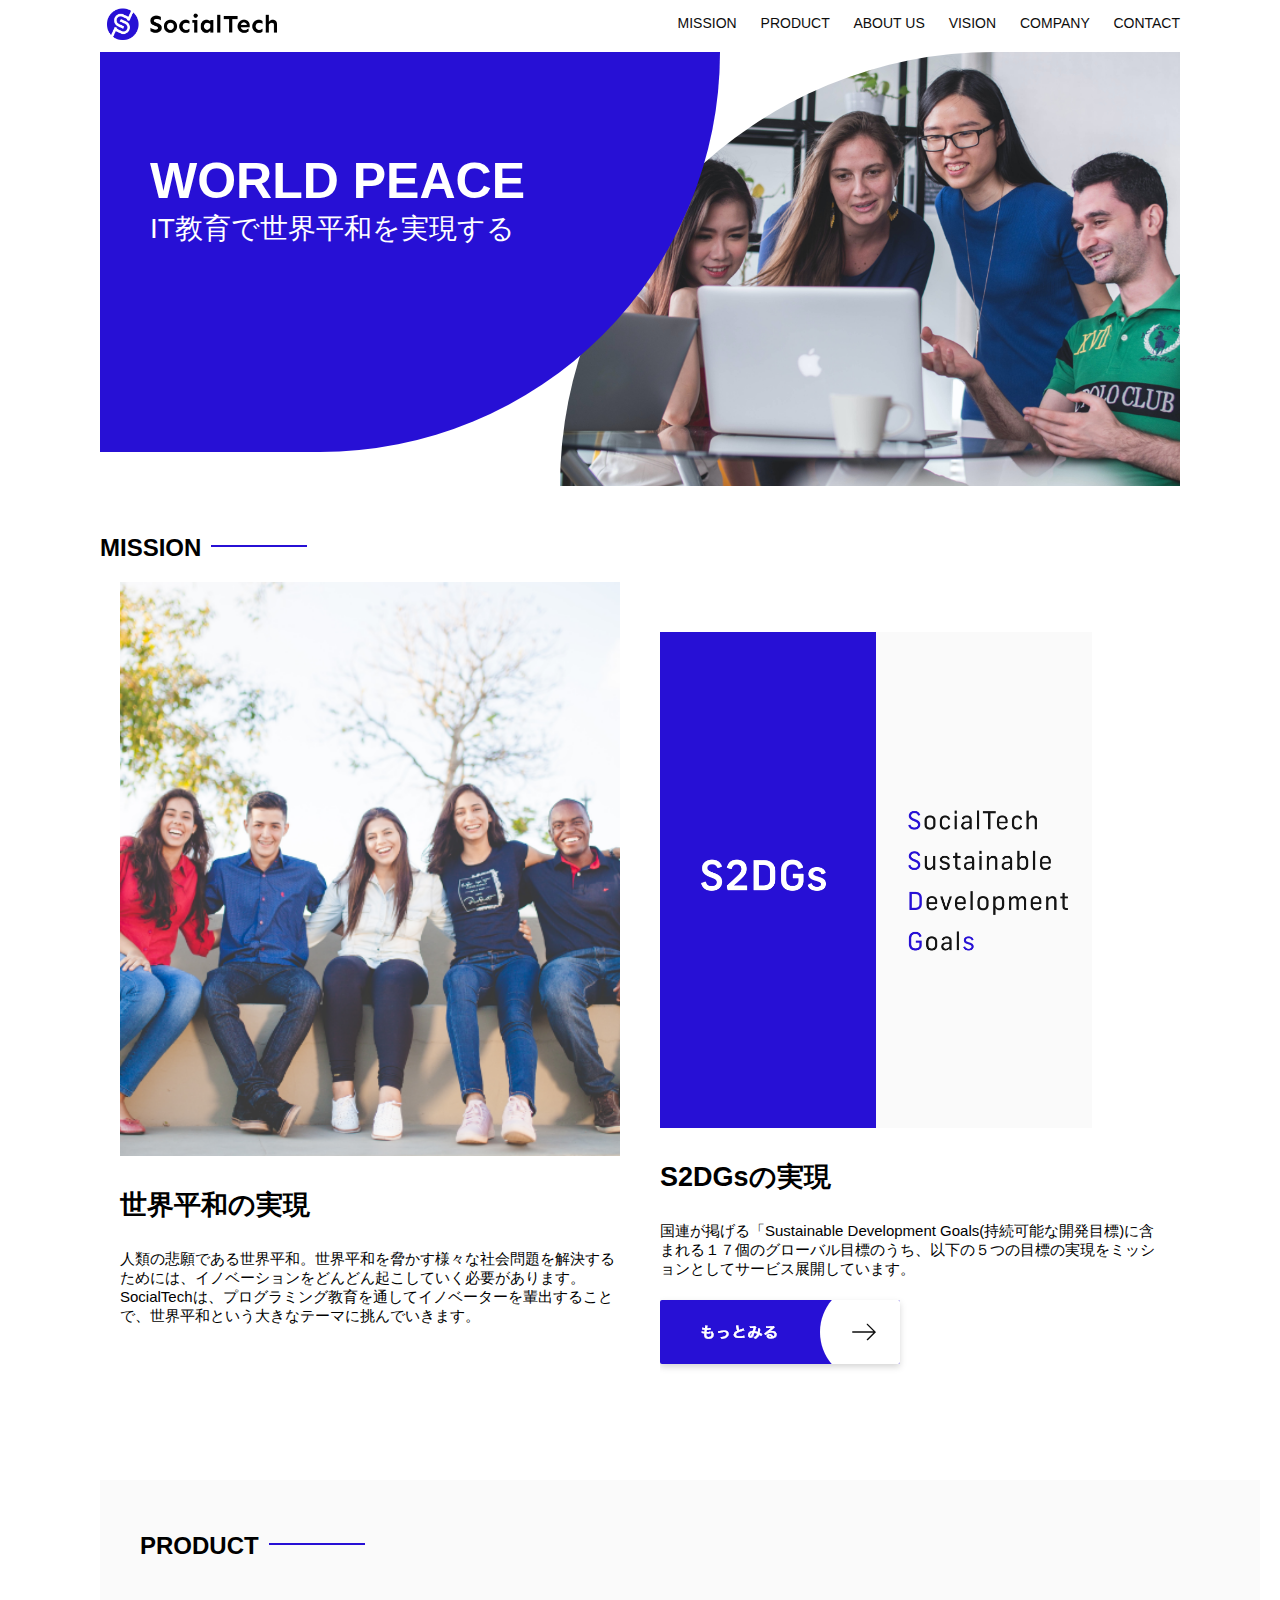
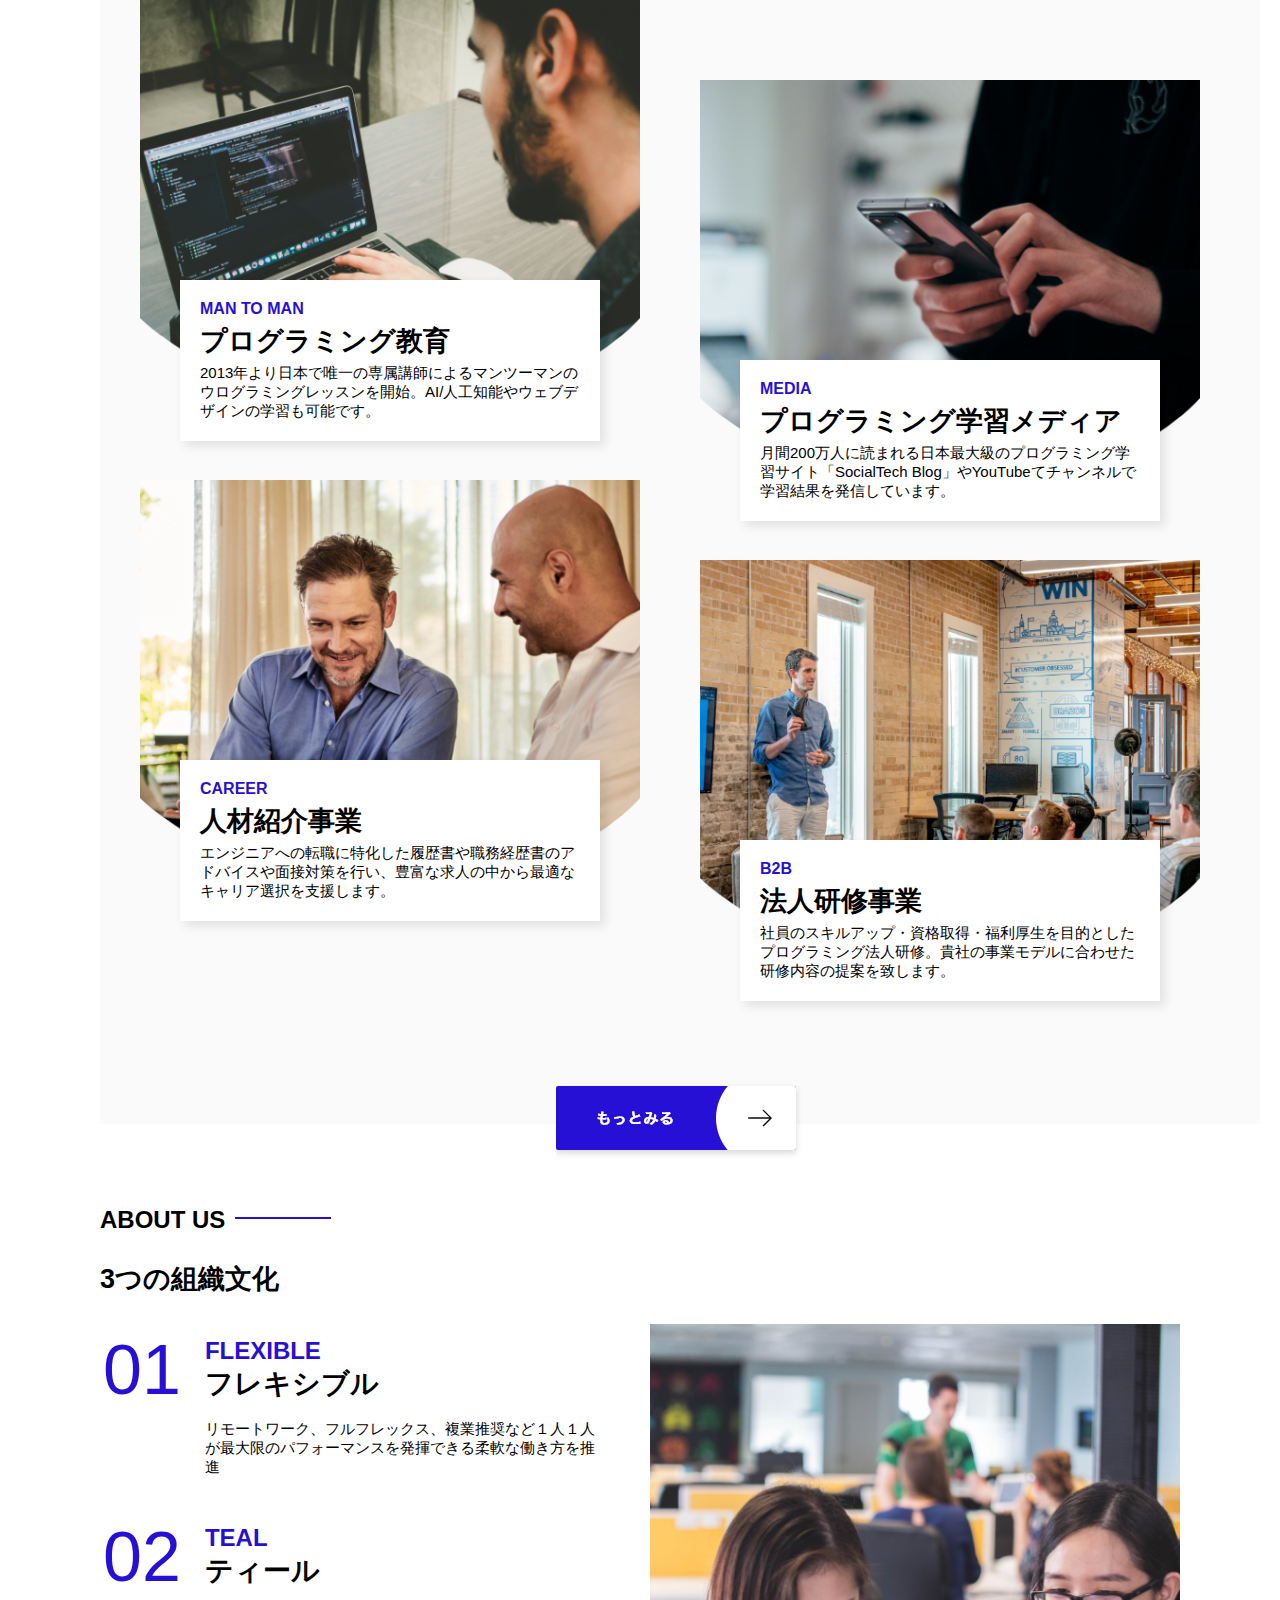
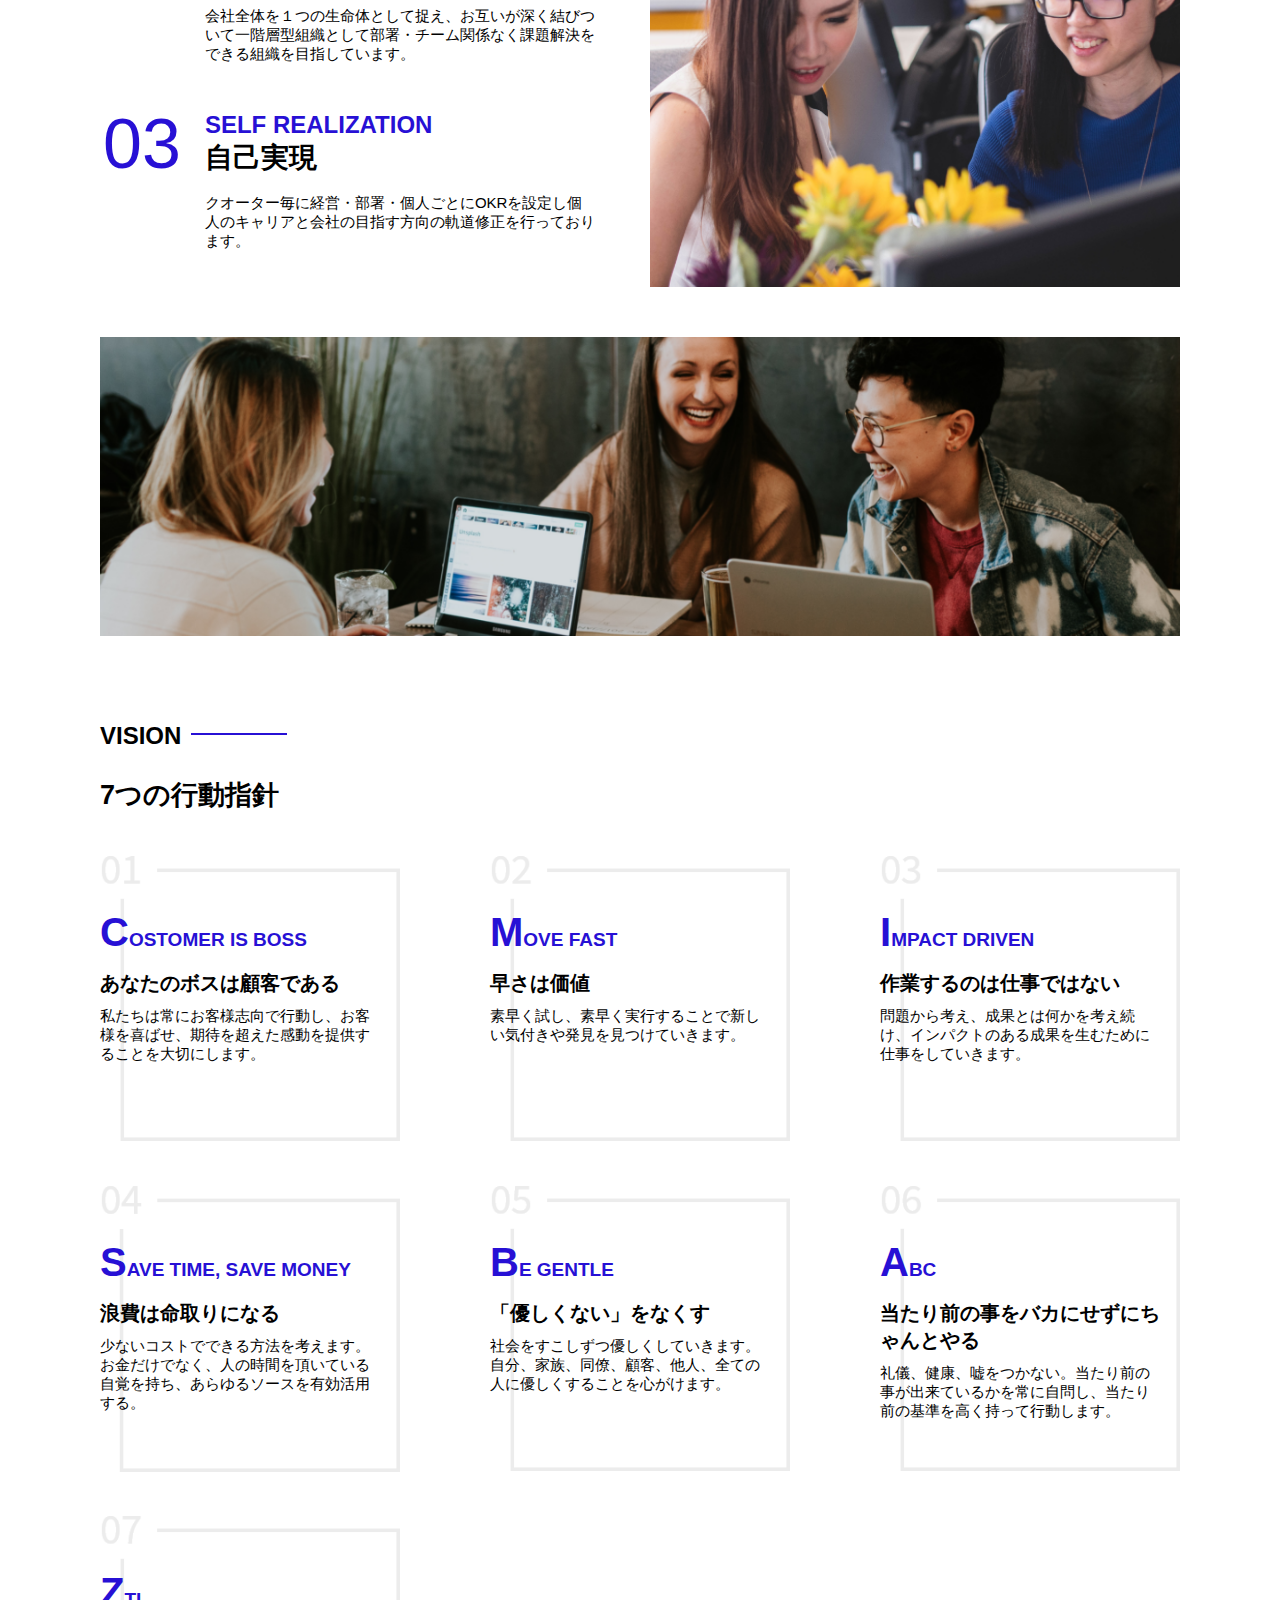
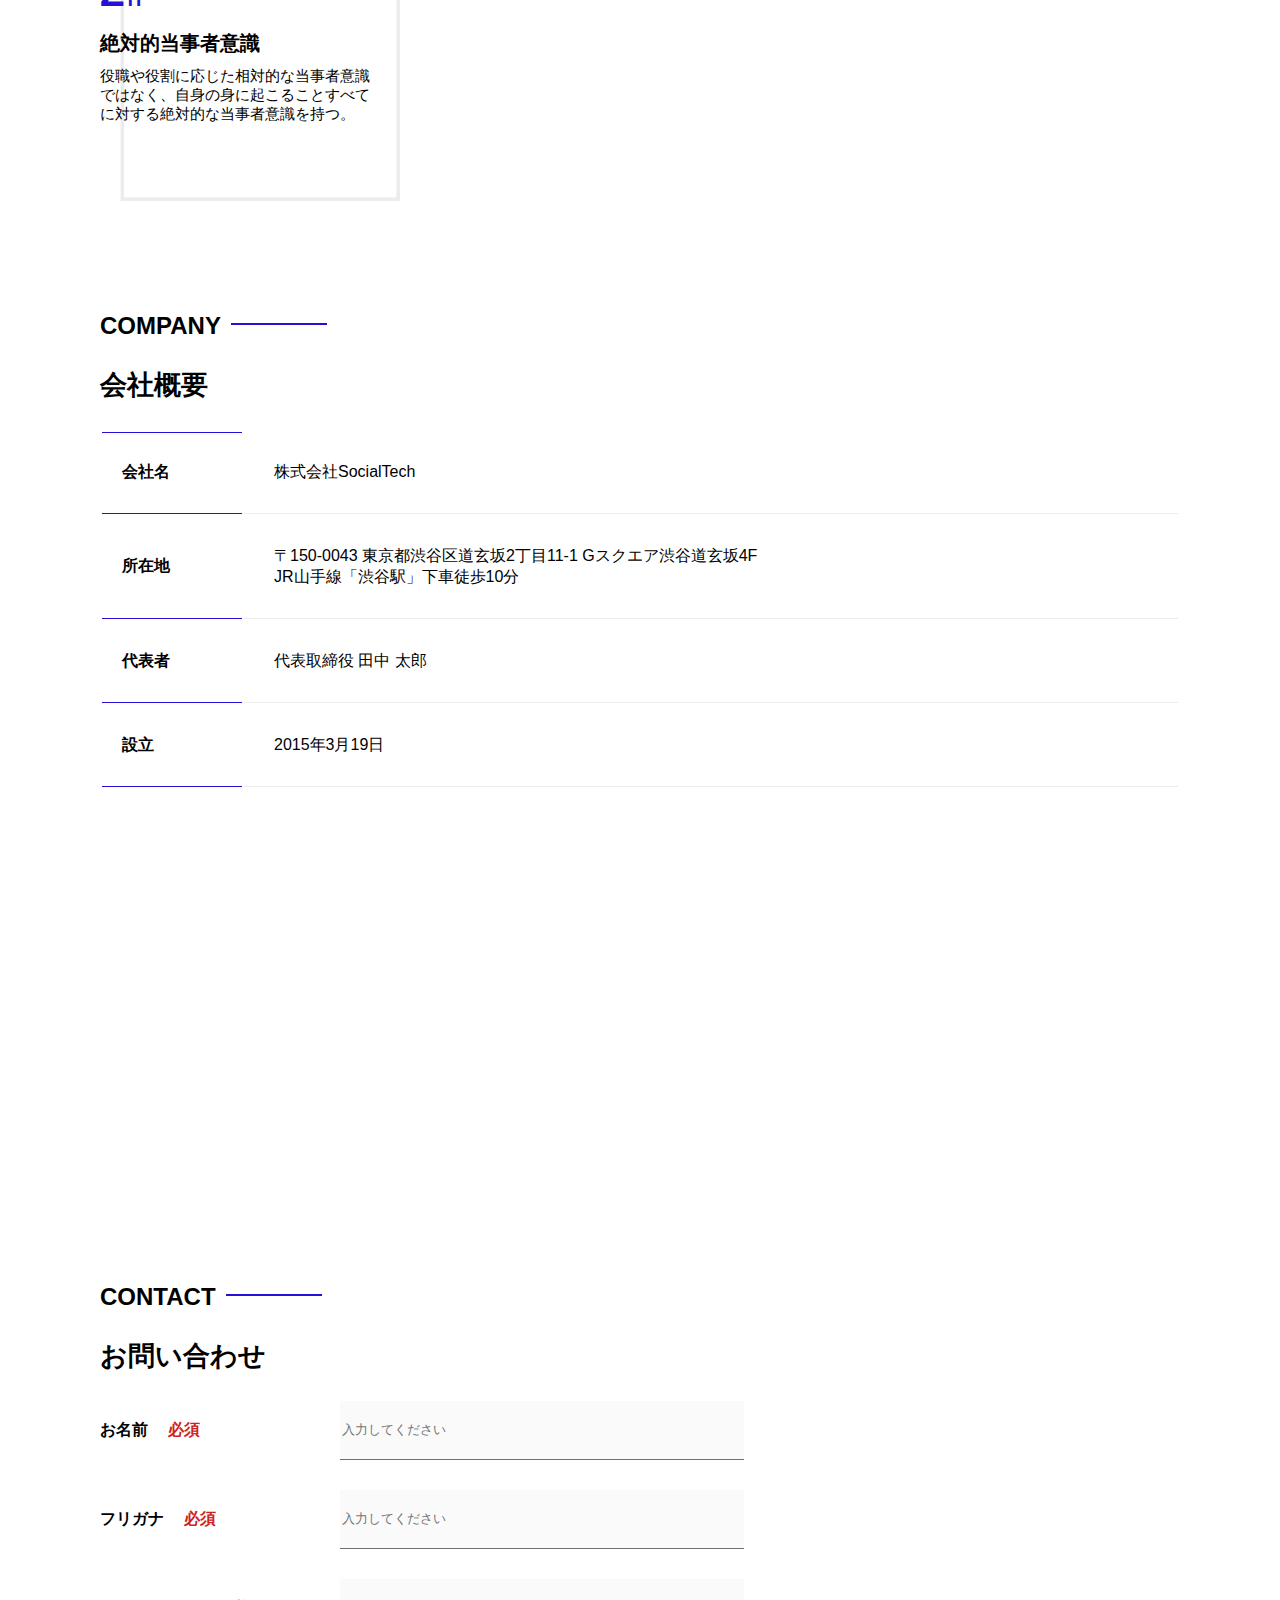
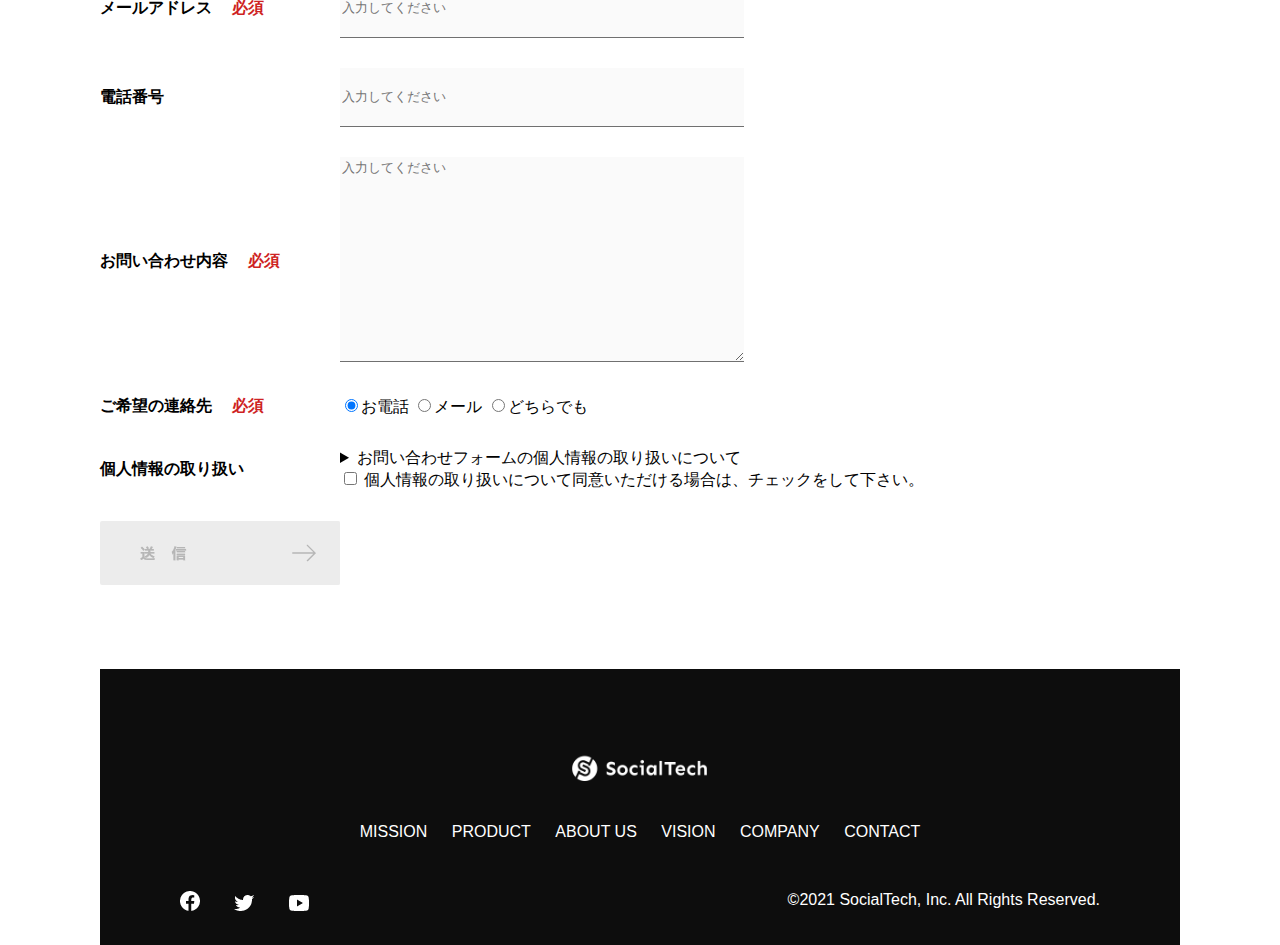
<file: Socialtech/index.html>
<!DOCTYPE html>
<html lang="ja">
  <head>
    <title>SocialTech</title>
    <meta charset="UTF-8">
    <meta name="description" content="SocialTechはEdTech業界のリーディングカンパニーを目指します。">
    <meta name="viewport" content="width=device-width, initial-scale=1.0">
    <meta name="twitter:card" content="summary_large_image"/>
    <meta name="twitter:site" content="@heavenly8818"/>
    <meta property="og:url" content="https://kiran-candle.com"/>
    <meta property="og:description" content="キャンドルのある暮らし"/>
    <meta property="og:image" content="https://kiran-candle/jellcandle02"/>
    <link rel="stylesheet" href="style.css">
  </head>
  <body>
    <!-- ヘッダー -->
    <header>
      <!-- ロゴ   -->
      <a href="index.html" id="logo"><img src="images/logo.png" alt="トップページへ戻る"></a>
      <!-- PC用ナビゲーション   -->
      <nav id="nav-pc">
        <a href="mission.html">MISSION</a>
        <a href="product.html">PRODUCT</a>
        <a href="index.html#aboutus">ABOUT US</a>
        <a href="index.html#vision">VISION</a>
        <a href="index.html#company">COMPANY</a>
        <a href="index.html#contact">CONTACT</a>
      </nav>
        <!-- スマホ用メニューボタン -->
        <img id="menu-sp" src="images/button-menu.png" alt="ナビゲーションを開く" onclick="document.getElementById('nav-sp').style.display = 'block'">

        <!-- スマホ用ナビゲーション -->
        <nav id="nav-sp">
          <img id="close" src="images/button-close.png" alt="ナビゲーションを閉じる" onclick="document.getElementById('nav-sp').style.display = 'none'">
          <a id="logo-sp" href="index.html" onclick="document.getElementById('nav-sp').style.display = 'none'"><img src="images/logo-sp.png" alt="トップページに戻る"></a>
          <a class="menu" href="mission.html" onclick="document.getElementById('nav-sp').style.display = 'none'">MISSION</a>
          <a class="menu" href="product.html" onclick="document.getElementById('nav-sp').style.display = 'none'">PRODUCT</a>
          <a class="menu" href="index.html#aboutus" onclick="document.getElementById('nav-sp').style.display = 'none'">ABOUT US</a>
          <a class="menu" href="index.html#vision" onclick="document.getElementById('nav-sp').style.display = 'none'">VISION</a>
          <a class="menu" href="index.html#company" onclick="document.getElementById('nav-sp').style.display = 'none'">COMPANY</a>
          <a class="menu" href="index.html#contact" onclick="document.getElementById('nav-sp').style.display = 'none'">CONTACT</a>
          <div id="sns">
            <a href="https://www.facebook.com/sejuku2013"><img src="images/button-facebook.png" alt="Facebookのリンク"></a>
            <a href="twitter.com/samuraijuku"><img src="images/button-twitter.png" alt="Twitterのリンク"></a>
            <a href="www.youtube.com/channel/UCCFOQO5aDK0xXam4cUQXT8g"><img src="images/button-youtube.png" alt="YouTubeのリンク"></a>
          </div>
        </nav>
    </header>
    <main>
      <article>
        <!-- メインビジュアル -->
        <section id="main-visual">
          <div id="main-message">
            <h1>WORLD PEACE</h1>
            <p>IT教育で世界平和を実現する</p>
          </div>
          <img src="images/index/index-main.png" alt="PCの周りに集まる多国籍の仲間たち">
        </section> 
        <!-- ミッション -->
        <section id="mission">
          <h2 class="index-h2">MISSION</h2>
          <div id="mission-flex">
            <div>
              <img id="mission-photo" src="images/index/index-mission.png" alt="屋外のベンチで写真を撮影">
              <h3>世界平和の実現</h3>
              <p>人類の悲願である世界平和。世界平和を脅かす様々な社会問題を解決するためには、イノベーションをどんどん起こしていく必要があります。SocialTechは、プログラミング教育を通してイノベーターを輩出することで、世界平和という大きなテーマに挑んでいきます。</p>
            </div>
            <div>
              <img id="s2dgs" src="images/index/s2dgs.png" alt="S2DGS">
              <h3>S2DGsの実現</h3>
              <p>国連が掲げる「Sustainable Development Goals(持続可能な開発目標)に含まれる１７個のグローバル目標のうち、以下の５つの目標の実現をミッションとしてサービス展開しています。</p>
              <a href="mission.html">
                <img src="images/button-more.png" alt="もっと見る">
              </a>
            </div>
          </div>
        </section>
        <!-- プロダクト -->
        <section id="product">
          <h2 class="index-h2">PRODUCT</h2>
          <div>
            <div id="product-left">
              <div>
                <img class="product-photo" src="images/index/index-mantoman.png" alt="PCでコードを書く男性">
                <div class="product-explain">
                  <span>MAN TO MAN</span>
                  <h3>プログラミング教育</h3>
                  <p>2013年より日本で唯一の専属講師によるマンツーマンのウログラミングレッスンを開始。AI/人工知能やウェブデザインの学習も可能です。</p>
                </div>
              </div>
              <div>
                <img class="product-photo" src="images/index/index-career.png" alt="笑顔で話し合う２人の男性">
                <div class="product-explain">
                  <span>CAREER</span>
                  <h3>人材紹介事業</h3>
                  <p>エンジニアへの転職に特化した履歴書や職務経歴書のアドバイスや面接対策を行い、豊富な求人の中から最適なキャリア選択を支援します。</p>
                </div>
              </div>
            </div>

            <div id="product-right">
              <div>
                <img class="product-photo" src="images/index/index-media.png" alt="スマートフォンを操作する人">
                <div class="product-explain">
                  <span>MEDIA</span>
                  <h3>プログラミング学習メディア</h3>
                  <p>月間200万人に読まれる日本最大級のプログラミング学習サイト「SocialTech Blog」やYouTubeてチャンネルで学習結果を発信しています。</p>
                </div>
              </div>

              <div>
                <img class="product-photo" src="images/index/index-b2b.png" alt="公演中の男性とそれを聴く">
                <div class="product-explain">
                  <span>B2B</span>
                  <h3>法人研修事業</h3>
                  <p>社員のスキルアップ・資格取得・福利厚生を目的としたプログラミング法人研修。貴社の事業モデルに合わせた研修内容の提案を致します。</p>
                </div>
              </div>
            </div>
          </div>
          <div>
            <a id="product-more" href="product.html">
              <img src="images/button-more.png" alt="もっと見る">
            </a>
          </div>
        </section>

        <!-- ABOUT US -->
        <section id="aboutus">
          <h2 class="index-h2">ABOUT US</h2>
          <h3>3つの組織文化</h3>
          <div>
            <table class="culture-table">
              <tr>
                <td>
                  <span class="culture-num">01</span>
                </td>
                <td>
                  <span class="culture-en">FLEXIBLE</span>
                  <span class="culture-jp">フレキシブル</span>
                </td>
              </tr>
              <tr>
                <td>
                  <!-- 空のセル -->
                </td>
                <td>
                  <p class="culture-description">
                    リモートワーク、フルフレックス、複業推奨など１人１人が最大限のパフォーマンスを発揮できる柔軟な働き方を推進
                  </p>
                </td>
              </tr>

              <tr>
                <td>
                  <span class="culture-num">02</span>
                </td>
                <td>
                  <span class="culture-en">TEAL</span>
                  <span class="culture-jp">ティール</span>
                </td>
              </tr>
              <tr>
                <td>
                  <!-- 空のセル -->
                </td>
                <td>
                  <p class="culture-description">
                    会社全体を１つの生命体として捉え、お互いが深く結びついて一階層型組織として部署・チーム関係なく課題解決をできる組織を目指しています。
                  </p>
                </td>
              </tr>

              <tr>
                <td>
                  <span class="culture-num">03</span>
                </td>
                <td>
                  <span class="culture-en">SELF REALIZATION</span>
                  <SPAn class="culture-jp">自己実現</SPAn>
                </td>
              </tr>
              <tr>
                <td>
                  <!-- 空のセル -->
                </td>
                <td>
                  <p class="culture-description">
                    クオーター毎に経営・部署・個人ごとにOKRを設定し個人のキャリアと会社の目指す方向の軌道修正を行っております。
                  </p>
                </td>
              </tr>
            </table>
              <img class="culture-img" src="images/index/index-aboutus1.png" alt="笑顔で会話する２人の女性">
          </div>
            <img class="culture-img2" src="images/index/index-aboutus2.png" alt="笑顔で会話する３人の男女">
        </section>

        <!-- VISION -->
        <section id="vision">
          <h2 class="index-h2">VISION</h2>
          <h3>7つの行動指針</h3>
          <div>
            <div class="vision-box">
              <img src="images/index/vision-01.png" alt="01">
              <span>
                <h4>COSTOMER IS BOSS</h4>
                <h5>あなたのボスは顧客である</h5>
                <p>私たちは常にお客様志向で行動し、お客様を喜ばせ、期待を超えた感動を提供することを大切にします。</p>
              </span>
            </div>

            <div class="vision-box">
              <img src="images/index/vision-02.png" alt="02">
              <span>
                <h4>MOVE FAST</h4>
                <h5>早さは価値</h5>
                <p>素早く試し、素早く実行することで新しい気付きや発見を見つけていきます。</p>
              </span>
            </div>

            <div class="vision-box">
              <img src="images/index/vision-03.png" alt="03">
              <span>
                <h4>IMPACT DRIVEN</h4>
                <h5>作業するのは仕事ではない</h5>
                <p>問題から考え、成果とは何かを考え続け、インパクトのある成果を生むために仕事をしていきます。</p>
              </span>
            </div>

            <div class="vision-box">
              <img src="images/index/vision-04.png" alt="04">
              <span>
                <h4>SAVE TIME, SAVE MONEY</h4>
                <h5>浪費は命取りになる</h5>
                <p>少ないコストでできる方法を考えます。お金だけでなく、人の時間を頂いている自覚を持ち、あらゆるソースを有効活用する。</p>
              </span>
            </div>

            <div class="vision-box">
              <img src="images/index/vision-05.png" alt="05">
              <span>
                <h4>BE GENTLE</h4>
                <h5>「優しくない」をなくす</h5>
                <p>社会をすこしずつ優しくしていきます。自分、家族、同僚、顧客、他人、全ての人に優しくすることを心がけます。</p>
              </span>
            </div>

            <div class="vision-box">
              <img src="images/index/vision-06.png" alt="06">
              <span>
                <h4>ABC</h4>
                <h5>当たり前の事をバカにせずにちゃんとやる</h5>
                <p>礼儀、健康、嘘をつかない。当たり前の事が出来ているかを常に自問し、当たり前の基準を高く持って行動します。</p>
              </span>
            </div>

            <div class="vision-box">
              <img src="images/index/vision-07.png" alt="07">
              <span>
                <h4>ZTI</h4>
                <h5>絶対的当事者意識</h5>
                <p>役職や役割に応じた相対的な当事者意識ではなく、自身の身に起こることすべてに対する絶対的な当事者意識を持つ。</p>
              </span>
            </div>

          </div>
        </section>

        <!-- COMPANY -->
        <section id="company">
          <h2 class="index-2">COMPANY</h2>
          <h3>会社概要</h3>
            <table id="company-table">
              <tr>
                <th class="tableheader-first">会社名</th>
                <td class="cell-first">株式会社SocialTech</td>
              </tr>
              <tr>
                <th class="tableheader">所在地</th>
                <td class="cell">〒150-0043 東京都渋谷区道玄坂2丁目11-1 Gスクエア渋谷道玄坂4F<br>JR山手線「渋谷駅」下車徒歩10分</td>
              </tr>
              <tr>
                <th class="tableheader">代表者</th>
                <td class="cell">代表取締役 田中 太郎</td>
              </tr>
              <tr>
                <th class="tableheader">設立</th>
                <td class="cell">2015年3月19日</td>
              </tr>
            </table>
            <iframe src="https://www.google.com/maps/embed?pb=!1m18!1m12!1m3!1d3241.775954489186!2d139.6939966504884!3d35.6578912387625!2m3!1f0!2f0!3f0!3m2!1i1024!2i768!4f13.1!3m3!1m2!1s0x60188caa0042e8d1%3A0xba130bea826a7aa2!2z44CSMTUwLTAwNDMg5p2x5Lqs6YO95riL6LC35Yy66YGT546E5Z2C77yS5LiB55uu77yR77yR4oiS77yR!5e0!3m2!1sja!2sjp!4v1665748000381!5m2!1sja!2sjp" width="600" height="450" style="border:0;" allowfullscreen="" loading="lazy" referrerpolicy="no-referrer-when-downgrade"></iframe>
        </section>
        <!-- お問い合わせフォーム -->
        <section id="contact">
          <h2 class="index-h2">CONTACT</h2>
          <h3>お問い合わせ</h3>

          <!-- STATIC FORMSのフォームタグ -->
          <form action="https://api.staticforms.xyz/submit" method="post">
            <input type="text" name="honeypot" style="display:none">
            <!-- STATIC FORMSのアクセスキー -->
            <input type="hidden" name="accessKey" value="c2d5fa09-80b5-48e9-84bf-0d1173d223a5">
            <!-- メールのタイトル -->
            <input type="hidden" name="subject" value="Webサイトからお問い合わせがありました" />
            <!-- 送信先のメールアドレスをvalueに設定する -->
            <input type="hidden" name="replyTo" value="angestar2020@gmail.com">
            <!-- redirectToのURLは公開後のURLへリンクする -->
            <input type="hidden" name="redirectTo" value="">

            <!-- お名前部分 -->
            <div>
              <div class="contact-heading">
                <label class="contact-label">お名前<span class="contact-span">必須</span></label>
              </div>
              <div class="contact-form">
                <input type="text" name="name" placeholder="入力してください" class="contact-textbox">
              </div>
            </div>
            <!-- フリガナ部分 -->
            <div>
              <div class="contact-heading">
                <label class="contact-label">フリガナ<span class="contact-span">必須</span></label>
              </div>
              <div>
                <input type="text" name="hurigana" placeholder="入力してください" class="contact-textbox">
              </div>
            </div>
            <!-- メールアドレス部分 -->
            <div>
              <div class="contact-heading">
                <label class="contact-label">メールアドレス<span class="contact-span">必須</span></label>
              </div>
              <div>
                <input type="text" name="email" placeholder="入力してください" class="contact-textbox">
              </div>
            </div>
            <!-- 電話番号部分 -->
            <div>
              <div class="contact-heading">
                <label class="contact-label">電話番号</label>
              </div>
                <div>
                  <input type="text" name="tel" placeholder="入力してください" class="contact-textbox">
                </div>
            </div>
            <!-- お問い合わせ内容部分 -->
            <div>
              <div class="contact-heading">
                <label class="contact-label">お問い合わせ内容<span class="contact-span">必須</span></label>
              </div>
              <div>
                <textarea class="contact-textarea" placeholder="入力してください" name="message"></textarea>
              </div>
            </div>
            <!-- ご希望の連絡先の部分 -->
            <div>
              <div class="contact-heading">
                <label class="contact-label">ご希望の連絡先<span class="contact-span">必須</span></label>
              </div>
              <div>
                <input class="radiobutton" type="radio" value="tel" name="contact" checked><label>お電話</label>
                <input class="radiobutton" type="radio" value="mail" name="contact"><label>メール</label>
                <input class="radiobutton" type="radio" value="both" name="contact"><label>どちらでも</label>
              </div>
            </div>
            <div>
              <div class="contact-heading">
                <label class="contact-label">個人情報の取り扱い</label>
              </div>
              <div>
                <details>
                  <summary>お問い合わせフォームの個人情報の取り扱いについて</summary>
                  <div>
                    <span>1.組織の名称又は氏名</span><br>
                    株式会社SocialTech<br><br>
                    <span>2.個人情報保護管理者（若しくはその代理人）の氏名又は職名、所属及び連絡先
                      鈴木 一郎 コーポレート</span><br>
                      メールアドレス:support@socialtech.net<br>
                      TEL:03-xxx-xxxx<br>
                    <span>3.個人情報の利用目的</span><br>
                    ・本サービス及び本サービスに関連する情報の提供又はそれらに関する連絡のため<br>
                    ・ユーザーの本人確認のため<br>
                    ・当社サービスのご案内のため<br>
                    ・当社の商品等の広告または宣伝（電子メールによるものを含むものとします。）
                    <span>4.個人情報の取り扱い業務の委託</span><br>
                    個人情報の取扱業務の全部または一部を外部に業務委託する場合があります。<br>
                    その際、弊社は、個人情報を適切に保護できる管理体制を敷き実行していることを条件として<br>
                    委託先を厳選したうえで、機密保持契約を委託先と締結し、お客様の個人情報を厳密に管理させます。<br><br>
                    <span>5.個人情報の開示等の請求</span><br>
                    お客様は、弊社に対してご自身の個人情報の開示等（利用目的の通知、開示、内容の訂正・追加・削除、利用の停止等）その際、弊社はお客様ご本人を確認させていただいたうえで、合理的な期間内に対応いたします。<br><br>
                    なお、個人情報に関する弊社問合せ先は、次のとおりです。<br><br>
                    株式会社SocialTech個人情報問合せ窓口<br>
                    〒150-0043 東京都渋谷区道玄坂2丁目11-1 Gスクエア渋谷道玄坂 4F<br>
                    メールアドレス:support@socialtech.net TEL:03-XXX-XXXX<br><br>
                    <span>6.個人情報を提供されることの任意性のついて</span><br><br>
                    お客様がご自身の個人情報を弊社に提供されるか否かは、お客様のご判断によりますが、もし提供されない場合がありますので予めご了承ください。
                  </div>
                </details>
                <input type="checkbox" name="agree">
                <span>個人情報の取り扱いについて同意いただける場合は、チェックをして下さい。</span>
              </div>
            </div>
              <input type="image" value="submit" src="images/button-submit.png" alt="送信する">
          </form>
        </section>
      </article>
       <footer>
        <!-- フッターロゴ -->
         <div id="footer-logo">
           <img src="images/logo-sp.png" alt="SocilTech">
         </div>
        <!-- 各ページへのリンク -->
        <div id="footer-link">
          <a href="mission.html">MISSION</a>
          <a href="product.html">PRODUCT</a>
          <a href="index.html#aboutus">ABOUT US</a>
          <a href="index.html#vision">VISION</a>
          <a href="index.html#company">COMPANY</a>
          <a href="index.html#contact">CONTACT</a>
        </div>
        <!-- SNSへのリンク -->
        <div id="sns-footer">
          <a href="https://www.facebook.com/sejuku2013"><img src="images/button-facebook.png" alt="Facebook"></a>
          <a href="https://twitter.com/samuraijuku"><img src="images/button-twitter.png" alt="Twitter"></a>
          <a href="https://www.youtube.com/channel/UCCFOQO5aDK0xXam4cUQXT8g"><img src="images/button-youtube.png" alt=""></a>
        <!-- コピーライト   -->
          <span id="copyright">&copy;2021 SocialTech, Inc. All Rights Reserved.</span>
        </div>
       </footer>
    </main>
  </body>
</html>
</file>
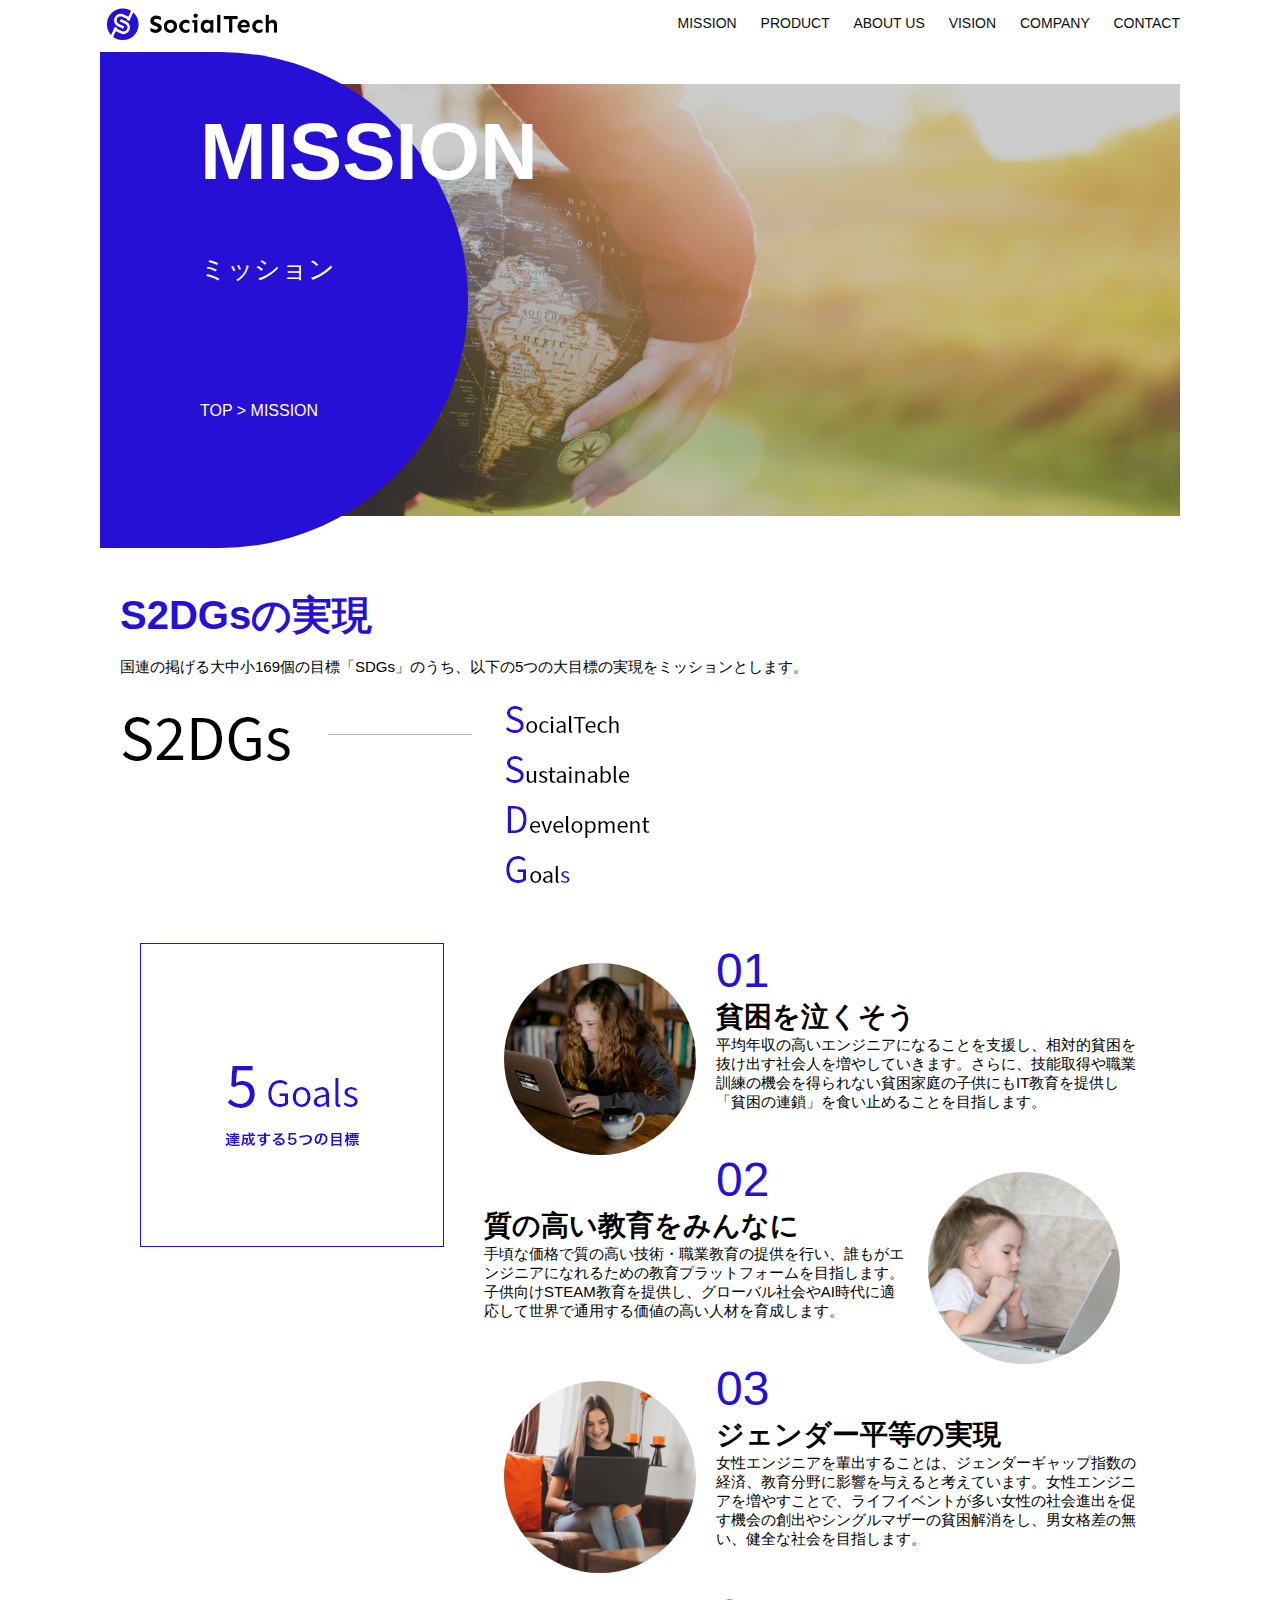
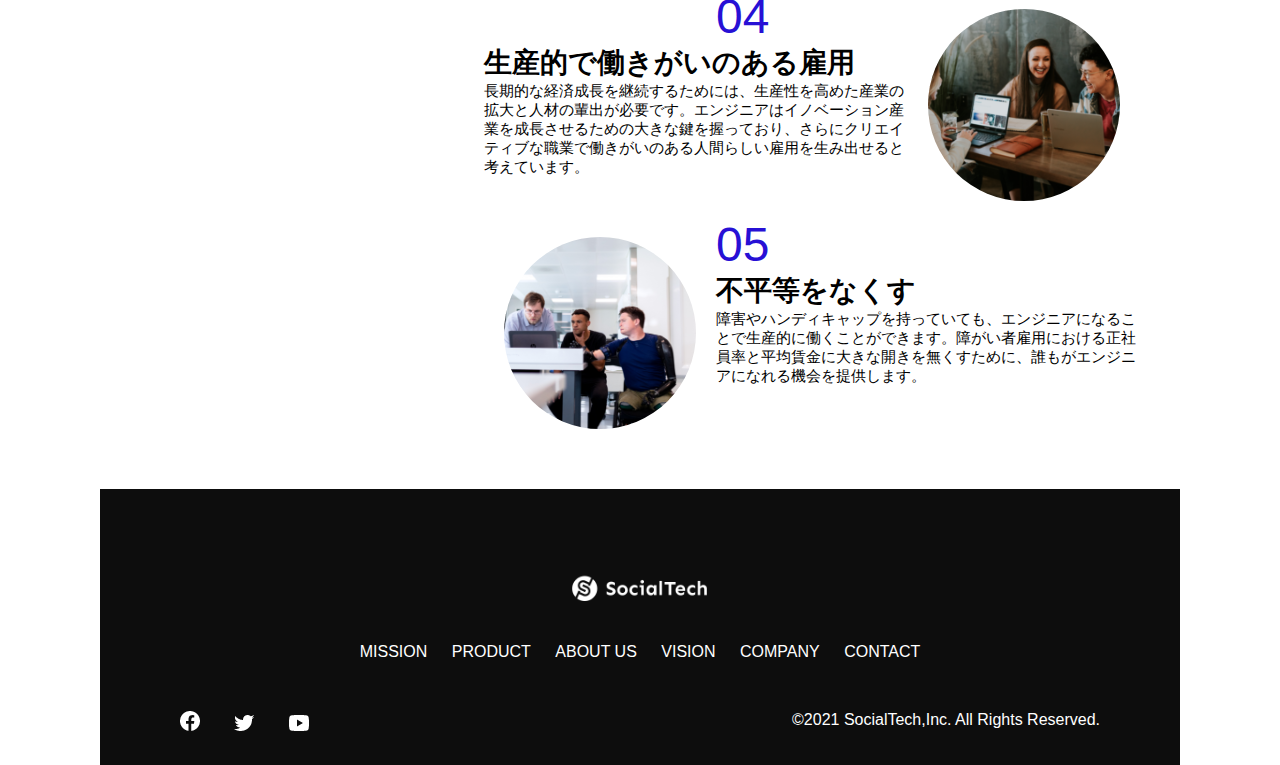
<file: Socialtech/mission.html>
<!DOCTYPE html>
<html lang="ja">
<head>
  <title>SocialTech - MISSION ミッション -</title>
  <meta charset="UTF-8">
  <meta name="description" content="SocialTechが目指す5つの目標(S2DGs)を紹介します">
  <meta name="viewport" content="width=device-width, initial-scale=1.0">
  <link rel="stylesheet" href="style.css">
</head>

<body>
  <!-- ヘッダー -->
  <header>
    <!-- ロゴ -->
    <a href="index.html" id="logo"><img src="images/logo.png" alt="トップページに戻る"></a>

    <!-- PC用ナビゲーション -->
    <nav id="nav-pc">
      <a href="mission.html">MISSION</a>
      <a href="product.html">PRODUCT</a>
      <a href="index.html#aboutus">ABOUT US</a>
      <a href="index.html#vision">VISION</a>
      <a href="index.html#company">COMPANY</a>
      <a href="index.html#contact">CONTACT</a>
    </nav>

    <!-- スマホ用メニューボタン -->
    <img id="menu-sp" src="images/button-menu.png" alt="ナビゲーションを開く" onclick="document.getElementById('nav-sp').style.display = 'block'">

    <!-- スマホ用ナビゲーション -->
    <nav id="nav-sp">
      <img id="close" src="images/button-close.png" alt="ナビゲーションを閉じる" onclick="document.getElementById('nav-sp').style.display = 'none'">
      <a id="logo-sp" href="index.html" onclick="document.getElementById('nav-sp').style.display = 'none'"><img src="images/logo-sp.png" alt="トップページに戻る"></a>
      <a class="menu" href="mission.html" onclick="document.getElementById('nav-sp').style.display = 'none'">MISSION</a>
      <a class="menu" href="product.html" onclick="document.getElementById('nav-sp').style.display = 'none'">PRODUCT</a>
      <a class="menu" href="index.html#aboutus" onclick="document.getElementById('nav-sp').style.display = 'none'">ABOUT US</a>
      <a class="menu" href="index.html#vision" onclick="document.getElementById('nav-sp').style.display = 'none'">VISION</a>
      <a class="menu" href="index.html#company" onclick="document.getElementById('nav-sp').style.display = 'none'">COMPANY</a>
      <a class="menu" href="index.html#contact" onclick="document.getElementById('nav-sp').style.display = 'none'">CONTACT</a>
      <div id="sns">
        <a href="https://www.facebook.com/sejuku2013"><img src="images/button-facebook.png" alt="fecebookのリンク"></a>
        <a href="https://twitter.com/samuraijuku"><img src="images/button-twitter.png" alt="Twitterのリンク"></a>
        <a href="https://youtube.com/channel/UCCFOQO5aDK0xXam4cUQXT8g"><img src="images/button-youtube.png" alt="YouTubeのリンク"></a>
      </div>
    </nav>
  </header>
  <main>
    <article>
      <section id="mission-main">
        <div id="mission-title">
          <h1>MISSION</h1>
          <span>ミッション</span>
          <div>TOP > MISSION</div>
        </div>
      </section>
      <section id="mission-s2dgs">
        <h2 class="mission-h2">S2DGsの実現</h2>
        <p>国連の掲げる大中小169個の目標「SDGs」のうち、以下の5つの大目標の実現をミッションとします。</p>
        <img src="images/mission/mission-s2dgs.png" alt="S2DGs">
      </section>

      <section id="mission-5goals">
        <div>
          <img id="s2dgs-image" src="images/mission/mission-5goals.png" alt="mission-5goals">
        </div>

        <div>
          <div>
            <img class="fivegoals-image-left" src="images/mission/mission-5goals01.png" alt="PCを操作する女の子">
            <span class="fivegoals-number">01</span>
            <h3 class="fivegoals-h3">貧困を泣くそう</h3>
            <p class="fivegoals-p">
              平均年収の高いエンジニアになることを支援し、相対的貧困を抜け出す社会人を増やしていきます。さらに、技能取得や職業訓練の機会を得られない貧困家庭の子供にもIT教育を提供し「貧困の連鎖」を食い止めることを目指します。
            </p>
          </div>

          <div>
            <img class="fivegoals-image-right" src="images/mission/mission-5goals02.png" alt="PCを見つめる小さい女の子">
            <span class="fivegoals-number">02</span>
            <h3 class="fivegoals-h3">質の高い教育をみんなに</h3>
            <p class="fivegoals-p">
              手頃な価格で質の高い技術・職業教育の提供を行い、誰もがエンジニアになれるための教育プラットフォームを目指します。子供向けSTEAM教育を提供し、グローバル社会やAI時代に適応して世界で通用する価値の高い人材を育成します。
            </p>
          </div>

          <div>
            <img class="fivegoals-image-left" src="images/mission/mission-5goals03.png" alt="PCを操作する女性">
            <span class="fivegoals-number">03</span>
            <h3 class="fivegoals-h3">ジェンダー平等の実現</h3>
            <p class="fivegoals-p">
              女性エンジニアを輩出することは、ジェンダーギャップ指数の経済、教育分野に影響を与えると考えています。女性エンジニアを増やすことで、ライフイベントが多い女性の社会進出を促す機会の創出やシングルマザーの貧困解消をし、男女格差の無い、健全な社会を目指します。
            </p>
          </div>

          <div>
            <img class="fivegoals-image-right" src="images/mission/mission-5goals04.png" alt="笑顔で話し合う３人の男女">
            <span class="fivegoals-number">04</span>
            <h3 class="fivegoals-h3">生産的で働きがいのある雇用</h3>
            <p class="fivegoals-p">
              長期的な経済成長を継続するためには、生産性を高めた産業の拡大と人材の輩出が必要です。エンジニアはイノベーション産業を成長させるための大きな鍵を握っており、さらにクリエイティブな職業で働きがいのある人間らしい雇用を生み出せると考えています。
            </p>
          </div>

          <div>
            <img class="fivegoals-image-left" src="images/mission/mission-5goals05.png" alt="障害を持つ男性が生き生きと働く様子">
            <span class="fivegoals-number">05</span>
            <h3 class="fivegoals-h3">不平等をなくす</h3>
            <p class="fivegoals-p">
              障害やハンディキャップを持っていても、エンジニアになることで生産的に働くことができます。障がい者雇用における正社員率と平均賃金に大きな開きを無くすために、誰もがエンジニアになれる機会を提供します。
            </p>
          </div>
        </div>
      </section>
    </article>

    <footer>
      <div id="footer-logo">
        <img src="images/logo-sp.png" alt="SocialTech">
      </div>
      <div id="footer-link">
        <a href="mission.html">MISSION</a>
        <a href="product.html">PRODUCT</a>
        <a href="index.html#aboutus">ABOUT US</a>
        <a href="index.html#vision">VISION</a>
        <a href="index.html#company">COMPANY</a>
        <a href="index.]#contact">CONTACT</a>
      </div>
      <div id="sns-footer">
        <a href="https://www.facebook.com/sejuku2013"><img src="images/button-facebook.png" alt="Facebookのリンク"></a>
        <a href="https://twitter.com/samuraijuku"><img src="images/button-twitter.png" alt="Twitterのリンク"></a>
        <a href="https://www.youtube.com/channel/UCCFOQO5aDK0xXam4cUQXT8g"><img src="images/button-youtube.png" alt="YouTubeのリンク"></a>
        <span id="copyright">&copy;2021 SocialTech,Inc. All Rights Reserved.</span>
      </div>
    </footer>
  </main>
</body>
</html>
</file>
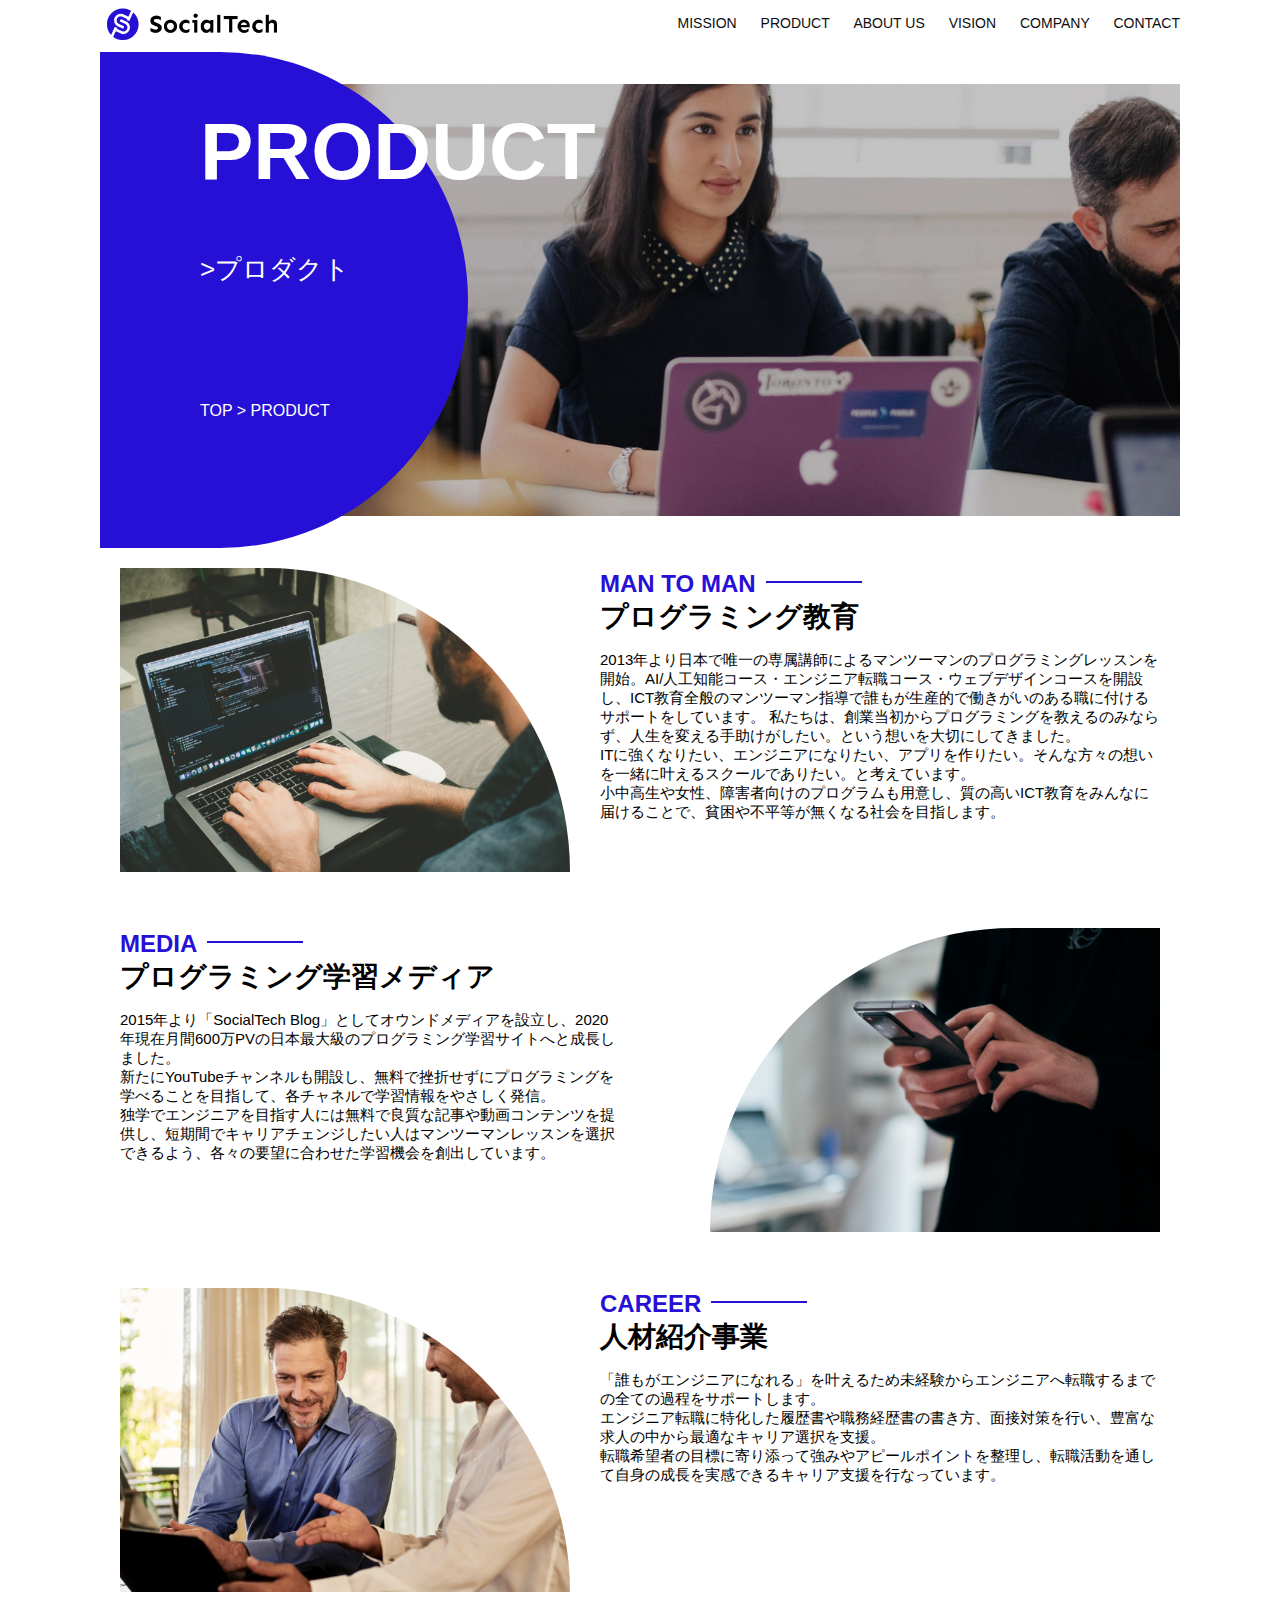
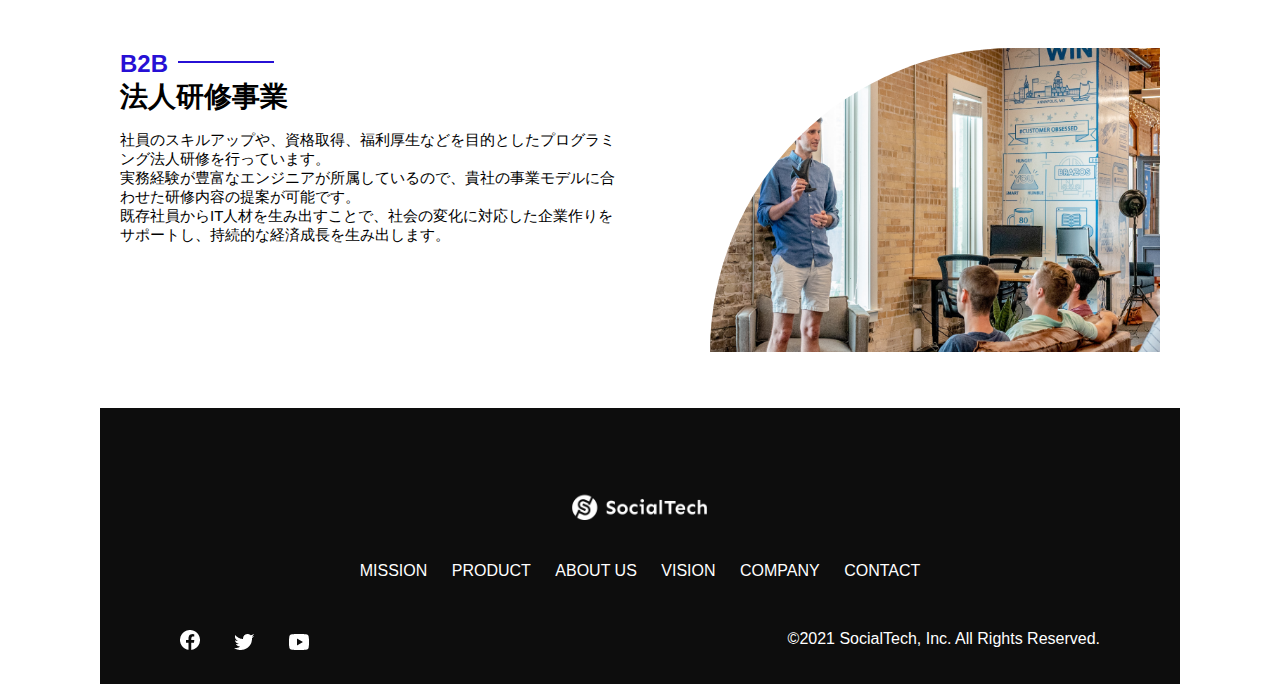
<file: Socialtech/product.html>
<!DOCTYPE html>
<html>
  <head>
    <title>SocialTech -PROSUCT プロダクト-</title>
    <meta charset="UTF-8">
    <meta name="description" content="SocialTechの４つのプロダクトを紹介します">
    <meta name="viewport" content="width=device-width", initial-scale="1.0">
    <link rel="stylesheet" href="style.css">
  </head>

  <body>
    <!-- ヘッダー -->
    <header>
      <!-- ロゴ -->
      <a href="index.html" id="logo"><img src="images/logo.png" alt="トップページに戻る"></a>

      <!-- PC用ナビゲーション -->
      <nav id="nav-pc">
        <a href="mission.html">MISSION</a>
        <a href="product.html">PRODUCT</a>
        <a href="index.html#aboutus">ABOUT US</a>
        <a href="index.html#vision">VISION</a>
        <a href="index.html#company">COMPANY</a>
        <a href="index.html#contact">CONTACT</a>
      </nav>

      <!-- スマホ用メニューボタン -->
      <img id="menu-sp" src="images/button-menu.png"  alt="ナビゲーションを開く" onclick="document.getElementById('nav-sp').style.display='block'">

      <!-- スマホ用ナビゲーション -->
      <nav id="nav-sp">
        <img id="close" src="images/button-close.png" alt="ナビゲーションを閉じる" onclick="document.getElementById('nav-sp').style.display='none'">
        <a id="logo-sp" href="index.html" onclick="document.getElementById('nav-sp').style.display='none'"><img src="images/logo-sp.png" alt="トップに戻る"></a>
        <a class="menu" href="mission.html" onclick="document.getElementById('nav-sp').style.display='none'">MISSION</a>
        <a class="menu" href="product.html" onclick="document.getElementById('nav-sp').style.display='none'">PRODUCT</a>
        <a class="menu" href="index.html#aboutus" onclick="document.getElementById('nav-sp').style.display='none'">ABOUT US</a>
        <a class="menu" href="index.html#vision" onclick="document.getElementById('nav-sp').style.display='none'">VISION</a>
        <a class="menu" href="index.html#company" onclick="document.getElementById('nav-sp').style.display='none'">COMPANY</a>
        <a class="menu" href="index.html#contact" onclick="document.getElementById('nav-sp').style.display='none'">CONTACT</a>

        <div id="sns">
          <a href="https://www.facebook.com/sejuku2013"><img src="images/button-facebook.png" alt="Facebookのリンク"></a>
          <a href="https://twitter.com/samuraijuku"><img src="images/button-twitter.png" alt="Twitterのリンク"></a>
          <a href="https.//www.youtube.com/channel/UCCFOQO5aDK0xXam4cUQXT8g"><img src="images/button-youtube.png" alt="YouTubeのリンク"></a>
        </div>
      </nav>
    </header>

    <main>
      <article>
        <section id="product-main">
          <div id="product-title">
            <h1>PRODUCT</h1>
            <span>>プロダクト</span>
            <div>TOP > PRODUCT</div>
          </div>
        </section>
        <section class="product-section1">
          <img src="images/product/product-mantoman.png" alt="PCでコードを書く男性">
          <div>
            <h2 class="product-h2">MAN TO MAN</h2>
            <h3 class="product-h3">プログラミング教育</h3>
            <p>
              2013年より日本で唯一の専属講師によるマンツーマンのプログラミングレッスンを開始。AI/人工知能コース・エンジニア転職コース・ウェブデザインコースを開設し、ICT教育全般のマンツーマン指導で誰もが生産的で働きがいのある職に付けるサポートをしています。
             私たちは、創業当初からプログラミングを教えるのみならず、人生を変える手助けがしたい。という想いを大切にしてきました。<br>ITに強くなりたい、エンジニアになりたい、アプリを作りたい。そんな方々の想いを一緒に叶えるスクールでありたい。と考えています。<br>小中高生や女性、障害者向けのプログラムも用意し、質の高いICT教育をみんなに届けることで、貧困や不平等が無くなる社会を目指します。
            </p>
          </div>
        </section>
        <section class="product-section2">
          <div>
            <h2 class="product-h2">MEDIA</h2>
            <h3 class="product-h3">プログラミング学習メディア</h3>
            <p>
              2015年より「SocialTech
             Blog」としてオウンドメディアを設立し、2020年現在月間600万PVの日本最大級のプログラミング学習サイトへと成長しました。<br>新たにYouTubeチャンネルも開設し、無料で挫折せずにプログラミングを学べることを目指して、各チャネルで学習情報をやさしく発信。<br>独学でエンジニアを目指す人には無料で良質な記事や動画コンテンツを提供し、短期間でキャリアチェンジしたい人はマンツーマンレッスンを選択できるよう、各々の要望に合わせた学習機会を創出しています。
            </p>
          </div>
          <img src="images/product/product-media.png" alt="スマートフォンを操作する人">
        </section>
        <section class="product-section1">
          <img src="images/product/product-career.png" alt="笑顔で話し合う２人の男性">
          <div>
            <h2 class="product-h2">CAREER</h2>
            <h3 class="product-h3">人材紹介事業</h3>
            <p>
              「誰もがエンジニアになれる」を叶えるため未経験からエンジニアへ転職するまでの全ての過程をサポートします。<br>エンジニア転職に特化した履歴書や職務経歴書の書き方、面接対策を行い、豊富な求人の中から最適なキャリア選択を支援。<br>転職希望者の目標に寄り添って強みやアピールポイントを整理し、転職活動を通して自身の成長を実感できるキャリア支援を行なっています。<br>
            </p>
          </div>
        </section>
        <section class="product-section2">
          <div>
            <h2 class="product-h2">B2B</h2>
            <h3 class="product-h3">法人研修事業</h3>
            <p>
              社員のスキルアップや、資格取得、福利厚生などを目的としたプログラミング法人研修を行っています。<br>実務経験が豊富なエンジニアが所属しているので、貴社の事業モデルに合わせた研修内容の提案が可能です。<br>既存社員からIT人材を生み出すことで、社会の変化に対応した企業作りをサポートし、持続的な経済成長を生み出します。
            </p>
          </div>
          <img src="images/product/product-b2b.png" alt="講演中の男性とそれを聴く人々">
        </section>
      </article>

      <footer>
        <div id="footer-logo">
          <img src="images/logo-sp.png" alt="SocialTech">
        </div>
        <div id="footer-link">
          <a href="mission.html">MISSION</a>
          <a href="product.html">PRODUCT</a>
          <a href="index.html#aboutus">ABOUT US</a>
          <a href="index.html#vision">VISION</a>
          <a href="index.html#company">COMPANY</a>
          <a href="index.html#contact">CONTACT</a>
        </div>

        <div id="sns-footer">
          <a href="https://www.facebook.com/sejuku2013"><img src="images/button-facebook.png" alt="Facebookのリンク"></a>
          <a href="https://twitter.com/samuraijuku"><img src="images/button-twitter.png" alt="Twitterのリンク"></a>
          <a href="https.//www.youtube.com/channel/UCCFOQO5aDK0xXam4cUQXT8g"><img src="images/button-youtube.png" alt="YouTubeのリンク"></a>
          <span id="copyright">&copy;2021 SocialTech, Inc. All Rights Reserved.</span>
        </div>
      </footer>
    </main>
  </body>
</html>
</file>
<file: Socialtech/style.css>
/* PC、スマホ共通スタイル */
body {
  font-family: "Source Sans Pro", "Hiragino Kaku Gothic ProN", Meiryo, Arial, sans-serif;
}

p {
  font-size: 15px;
}
/* ==================
   PC用のスタイル
  =================== */
@media screen and (min-width: 768px) {
  /* 横幅設定 */
  body {
    max-width: 1080px;
    min-width: 960px;
    margin: 0 auto;
  }

  /* ヘッダー */
  header {
    display: flex;
    justify-content: space-between;
  }

  /* ナビゲーションのレイアウト */
  #nav-pc {
    text-align: right;
    font-size: 14px;
    padding-top: 15px;
  }

  /* ナビゲーションのリンク装飾設定 */
  #nav-pc > a {
    text-decoration: none;
    margin-left: 20px;
  }
  #nav-pc > a:link {
    color: #0d0d0d;
  }
  #nav-pc > a:visited {
    color: #0d0d0d;
  }
  #nav-pc > a:hover {
    color: #0d0d0d;
    text-decoration: underline;
  }
  #nav-pc > a:active {
    color: #0d0d0d;
  }

  /* スマホ用ナビを非表示にする */
  #nav-sp,
  #menu-sp {
    display: none;
  }

  /* メインビジュアル */
  #main-visual {
    position: relative;
    height: 400px;
  }

  #main-message {
    position: absolute;
    top: 0;
    left: 0;
    background-color: #2710d5;
    color: #fff;
    border-radius: 0 0 476px 0;
    max-width: 620px;
    height: 100%;
    width: 100%;
    z-index: 11;
  }

  #main-message > h1 {
    font-size: 50px;
    font-weight: bold;
    margin: 100px 0 0 50px;
  }
  #main-message > p {
    font-size: 28px;
    margin: 0 0 0 50px;
  }

  #main-visual > img {
    max-width: 620px;
    border-radius: 476px 0 0 0;
    position: absolute;
    top: 0;
    right: 0;
    z-index: 10;
  }

  /* 見出し */
  h2 {
    margin: 40px 0 0 0;
  }

  h2::after {
    content: url("images/line.png");
    margin-left: 10px;
  }

  h3 {
    font-size: 27px;
  }

  /* ミッション */
  #mission {
    margin: 80px auto;
    width: 100%;
  }

  #mission-flex {
    width: 100%;
    display: flex;
  }

  #mission-flex > div{
    width: 50%;
    margin: 20px;
  }

  #mission-photo {
    width: 100%;
  }

  #s2dgs {
    margin-top: 50px;
  }

  /* プロダクト */
  #product {
    background-color: #fafafa;
    width: 100%;
    margin: 80px 0 80px 0;
    padding: 10px 40px 0 40px;
  }

  /* 外枠 */
  #product > div {
    margin-top: 40px;
    display: flex;
  }

  /* 左カラム */
  #product-left {
    width: 50%;
    margin-right: 20px;
  }

  /* 右カラム */
  #product-right {
    width: 50%;
    margin-right: 20px;
    margin-top: 80px;
  }

  /* 画像＋説明の枠 */
  #product-left > div {
    position: relative;
    height: 480px;
    margin-right: 20px;
  }

  #product-right > div {
    position: relative;
    height: 480px;
    margin-left: 20px;
  }

  /* 画像 */
  .product-photo {
    width: 100%;
  }

  /* 説明文の枠 */
  .product-explain {
    background-color: #fff;
    position: absolute;
    left: 0;
    top: 280px;
    margin: 0 40px;
    padding: 20px;
    box-shadow: 5px 5px 10px rgba(0, 0, 0, 0.1);
  }

  /* 説明文の英語タイトル */
  .product-explain > span {
    color: #2710d5;
    font-weight: bold;
    font-size: 16px;
    margin: 0;
  }

  /* 説明文の見出し */
  .product-explain > h3 {
    margin: 5px 0 5px 0;
  }

  /* 説明文 */
  .product-explain > p {
    margin: 0;
  }

  /* 「もっと見る」ボタン */
  #product-more {
    margin: 0 auto -42px auto;
  }

  /* ABOUT US */
  #aboutus {
    margin: 80px auto;
  }

  /* 3つの組織文化と画像を入れる枠 */
  #aboutus > div {
    display: flex;
  }

  /* 画像 */
  .culture-img {
    width: 100%;
    align-self: flex-start;
  }

  .culture-img2 {
    margin-top: 50px;
    width: 100%;
  }

  /* ３つの組織文化の表 */
  .culture-table {
    max-width: 500px;
    margin-right: 50px;
  }

  /* 番号 */
  .culture-num {
    font-size: 70px;color: #2710d5;
    margin-right: 20px;
  }

  /* 組織文化英語 */
  .culture-en {
    color: #2710d5;
    font-weight: bold;
    font-size: 24px;
    display: block;
  }

  /* 組織文化日本語 */
  .culture-jp {
    font-size: 28px;
    font-weight: bold;
  }

  /* 説明文 */
  .culture-description {
    margin: 0 0 30px 0;
  }

  /* ビジョン */
  #vision {
    margin: 80px auto;
  }

  /* セクション内の外枠 */
  #vision > div {
    width: 100%;
    display: flex;
    justify-content: space-between;
    flex-wrap: wrap;
  }

  /* ７つの行動指針の枠 */
  .vision-box {
    width: 300px;
    height: 300px;
    margin-bottom: 30px;
    position: relative;
  }

  .vision-box > img {
    width: 100%;
    height: auto;
    position: absolute;
    top: 0;
    left: 0;
    z-index: 30;
  }

  .vision-box > span {
    position: absolute;
    top: 0;
    left: 0;
    z-index: 31;
    margin-right: 20px;
  }

  .vision-box > span > h4 {
    color: #2710d5;
    font-size: 19px;
    margin: 70px 0 15px 0;
  }

  .vision-box > span > h4::first-letter {
    font-size: 40px;
  }

  .vision-box > span > h5 {
    font-size: 20px;
    margin: 0 0 10px 0;
  }

  .vision-box > span > p {
    margin: 0;
  }

  /* 会社概要 */
  #company {
    margin: 80px auto;
  }

  #company-table {
    width: 100%;
  }

  .tableheader {
    text-align: left;
    padding: 20px;
    border-bottom-color: #2710d5;
    border-bottom-width: 1px;
    border-bottom-style: solid;
    width: 100px;
  }

  .tableheader-first {
    text-align: left;
    padding: 20px;
    border-bottom-color: #2710d5;
    border-bottom-width: 1px;
    border-bottom-style: solid;
    border-top-color: #2710d5;
    border-top-width: 1px;
    border-top-style: solid;
    width: 100px;
  }

  .cell {
    padding: 30px;
    border-block-color: #ececec;
    border-bottom-width: 1px;
    border-bottom-style: solid;
  }

  .cell-first {
    padding: 30px;
    border-bottom-color: #ececec;
    border-bottom-width: 1px;
    border-bottom-style: solid;
    border-top-color: #ececec;
    border-bottom-width: 1px;
    border-bottom-style: solid;
  }

  #company > iframe {
    width: 100%;
    height: 368px;
    margin-top: 40px;
  }

  /* お問い合わせ */
  #contact {
    margin: 80px auto;
  }

  /* 外枠 */
  #contact > form > div {
    display: flex;
    flex-direction: row;
    flex-wrap: wrap;
    padding-bottom: 30px;
  }

  /* 左列の見出し */
  .contact-heading {
    width: 240px;
    align-self: center;
  }

  /* 見出しのラベル */
  .contact-label {
    font-weight: bold;
  }

  /* 必須 */
  .contact-span {
    color: #ce2222;
    margin: 0 0 0 20px;
    font-weight: bold;
  }

  /* テキストボックス */
  .contact-textbox {
    border-top: 0;
    border-left: 0;
    border-right: 0;
    border-bottom-width: 1px;
    border-bottom-color: #707070;
    border-bottom-style: solid;
    background-color: #fafafa;
    width: 400px;
    height: 56px;
  }

  /* お問い合わせ内容のテキストエリア */
  .contact-textarea {
    border-top: 0;
    border-left: 0;
    border-right: 0;
    border-bottom-width: 1px;
    border-bottom-color: #707070;
    border-bottom-style: solid;
    background-color: #fafafa;
    width: 400px;
    height: 200px;
  }

  /* 個人情報の取り扱い */
  details {
    width: 700px;
  }
  details > div {
    background-color: #fafafa;
    padding: 20px;
  }
  details > div > span {
    font-weight: bold;
  }

  /* フッター */
  footer {
    background-color: #0d0d0d;
    text-align: center;
    padding: 80px 80px 30px 80px;
  }

  #footer-logo {
    margin-bottom: 30px;
  }

  #footer-link {
    margin-bottom: 50px;
  }

  #footer-link > a {
    text-decoration: none;
    margin: 10px;
  }

  #footer-link > a:link {
    color: #fff;
  }

  #footer-link > a:visited {
    color: #fff;
  }

  #footer-link > a:hover {
    color: #fff;
    text-decoration: underline;
  }

  #footer-link > a:active {
    color: #fff;
  }

  /* SNSのリンク */
  #sns-footer {
    text-align: left;
    width: 100%;
  }
  #sns-footer > a {
    margin-right: 30px;
  }

  /* コピーライト */
  #copyright {
    color: #fff;
    float: right;
  }

  /* mission.html用スタイル */
  /* ミッションのメインビジュアル */
    #mission-main {
      height: 496px;
      width: 100%;
      background-image: url("images/mission/mission-main.png");
      background-repeat: no-repeat;
      background-position-y: center;
    }

    #mission-title {
      background-color: #2710d5;
      width: 368px;
      color: #fff;
      height: 496px;
      border-radius: 0 248px 248px 0;
      position: relative;
    }

    #mission-title > h1 {
      position: absolute;
      top: 0;
      left: 100px;
      font-size: 80px;
    }

    #mission-title > span {
      position: absolute;
      top: 200px;
      left: 100px;
      font-size: 26px;
    }

    #mission-title > div {
      position: absolute;
      top: 350px;
      left: 100px;
      font-size: 16px;
    }

    #mission-s2dgs {
      width: 100%;
      margin: 20px;
    }

    .mission-h2 {
      color: #2710d5;
      font-size: 40px;
    }

    .mission-h2::after {
      content: none;
    }

    #mission-5goals {
      margin: 20px;
      display: flex;
    }

    #mission-5goals > div {
      flex-grow: 1;
      padding: 20px;
    }

    #mission-5goals > div > div {
      margin-bottom: 40px;
    }

    .fivegoals-image-right {
      float: right;
      margin: 20px;
    }

    .fivegoals-image-left {
      float: left;
      margin: 20px;
    }

    .fivegoals-number {
      color: #2710d5;
      font-size: 48px;
      margin: 0;
    }

    .fivegoals-h3 {
      font-size: 28px;
      margin: 0;
    }

    .fivegoals-p {
      margin: 0;
    }

    /* プロダクトページ */
  #product-main {
    height: 496px;
    width: 100%;
    background-image: url("images/product/product-main.png");
    background-repeat: no-repeat;
    background-position-y: center;
  }

  #product-title {
    background-color: #2710d5;
    width: 368px;
    color: #fff;
    height: 496px;
    border-radius: 0 248px 248px 0;
    position: relative;
  }

  #product-title > h1 {
    position: absolute;
    top: 0;
    left: 100px;
    font-size: 80px;
  }

  #product-title > span {
    position: absolute;
    top: 200px;
    left: 100px;
    font-size: 26px;
  }

  #product-title > div {
    position: absolute;
    top: 350px;
    left: 100px;
    font-size: 16px;
  }

  /* セクション */
  .product-section1 {
    position: relative;
    margin: 20px;
    height: 340px;
  }

  .product-section1 > img {
    position: absolute;
    top: 0;
    left: 0;
    width: 450px;
    margin: 0 40px 30px 0;
    border-radius: 0 432px 0 0;
  }

  .product-section1 > div {
    position: absolute;
    top: 0;
    left: 480px;
  }

  .product-section2 {
    position: relative;
    margin: 20px;
    height: 340px;
  }

  .product-section2 > img {
    position: absolute;
    top: 0;
    right: 0;
    width: 450px;
    margin: 0 0 30px 40px;
    border-radius: 432px 0 0 0;
  }

  .product-section2 > div {
    width: 500px;
    position: absolute;
    top: 0;
    left: 0;
  }

  .product-h2 {
    color: #2710d5;
    font-size: 24px;
    margin: 0;
  }

  .product-h3 {
    font-size: 28px;
    margin: 0;
  }

}

/* ===========================
スマートフォン用のスタイル
============================ */
@media screen and (max-width: 767px) {
  body {
    min-width: 375px;
    margin: 0;
  }

  /* PC用ナビゲーション非表示 */
  #nav-pc {
    display: none;
  }

  /* ハンバーガーメニュー */
  #menu-sp {
    float: right;
    padding: 0;
  }

  /* スマホ用ナビゲーションの表示切替 */
  /* 初期状態、レイアウトと非表示設定 */
  #nav-sp {
    background-color: #2710d5;
    position: absolute;
    left: 0;
    top: 0;
    height: 100%;
    width: 100%;
    display: none;
    z-index: 100;
  }

  /* ✖️ボタン */
  #close {
    position: absolute;
    top: 20px;
    right: 20px;
  }

  /* ナビゲーションメニュー用ロゴ */
  #logo-sp {
    margin: 80px 0 30px 20px;
  }

  /* ナビゲーションのリンクの装飾設定 */
  #nav-sp > a {
    display: block;
  }
  #nav-sp > a:link {
    color: ffffff;
  }
  #nav-sp > a:visited {
    color: #ffffff;
  }
  #nav-sp > a:hover {
    color: #ffffff;
    text-decoration: underline;
  }
  #nav-sp > a:active {
    color: #ffffff;
  }
  #nav-sp > .menu {
    text-decoration: none;
    display: block;
    margin: 0 20px 0 20px;
    height: 44px;
    font-size: 16px;
    background-image: url("images/arrow.png");
    background-repeat: no-repeat;
    background-position: right top;
  }
  #sns {
    position: absolute;
    bottom: 20px;
    left: 20px;
  }
  #sns > a {
    margin-right: 30px;
  }

  /* メインビジュアル */
  #main-visual {
    position: relative;
    height: 470px;
    width: 100%;
    overflow: hidden;
  }
  #main-visual > div {
    position: absolute;
    top: 0;
    left: 0;
    background-color: #2710d5;
    color: white;
    border-radius: 0 0 476px 0;
    text-align: center;
    height: 280px;
    width: 100%;
    z-index: 11;
  }
  #main-visual > div > h1 {
    font-size: 28px;
    margin: 90px 0 0 0;
  }

  #main-visual > div > p {
    margin: 0;
  }

  #main-visual > img {
    width: 100%;
    border-radius: 476px 0 0 0;
    z-index: 10;
    position: absolute;
    bottom: 0;
    right: 0;
  }

  /* 見出し */
  h2::after {
    content: url("images/line.png");
    margin-left: 10px;
  }

  h3 {
    font-size: 24px;
    margin: 10px 0 0 0;
  }

  /* ミッション */
  #mission {
    margin: 20px;
  }

  #mission-photo {
    width: 100%;
  }

  #s2dgs {
    width: 100%;
  }

  /* プロダクト */
  #product {
    background-color: #fafafa;
    padding-top: 10px;
  }

  #product h2 {
    margin-left: 20px;
  }

  /* 外枠 */
  /* 左右のカラム スマホでは縦並び */
  #product-left,
  #product-right {
    margin-right: 20px;
    margin-left: 20px;
  }

  /* 画像＋説明の枠 */
  #product-left > div,
  #product-right > div {
    position: relative;
    height: 540px;
  }

  /* 説明文の枠 */
  .product-explain {
    background-color: #fff;
    position: absolute;
    left: 0;
    bottom: 50px;
    padding: 20px;
    box-shadow: 5px 5px 10px rgba(0, 0, 0, 0.05);
  }

  .product-explain > span {
    color: #2710d5;
    font-weight: bold;
    font-size: 16px;
    margin: 0px;
  }

  .product-explain > h3 {
    margin: 10px 0 10px 0;
  }

  /* 画像 */
  .product-photo {
    width: 100%;
  }

  #product-more > img {
    margin: 0 0 -42px 20px;
  }

  /* ABOUT US */
  #aboutus {
    margin: 80px 20px 80px 20px;
  }

  #aboutus > div {
    display: flex;
    flex-direction: column;
  }

  .culture-table {
    width: 100%;
    padding-right: 20px;
    order: 2;
  }

  .culture-img {
    width: 100%;
    order: 1;
  }

  .culture-img2 {
    width: 100%;
  }

  .culture-num {
    font-size: 65px;
    color: #2710d5;
  }

  .culture-en {
    color: #2710d5;
    font-weight: bold;
    font-size: 20px;
    display: block;
  }

  .culture-jp {
    display: block;
  }

  .culture-description {
    margin: 0;
  }

  /* ビジョン */
  #vision {
    margin: 80px 20px 80px 20px;
  }

  .vision-box {
    width: 300px;
    height: 300px;
    margin-bottom: 30px;
    position: relative;
  }

  .vision-box > img {
    width: 100%;
    height: auto;
    position: absolute;
    top: 0;
    left: 0;
    z-index: 30;
  }

  .vision-box > span {
    position: absolute;
    top: 0;
    left: 0;
    z-index: 31;
    margin-right: 20px;
  }

  .vision-box > span > h4 {
    color: #2710d5;
    font-size: 20px;
    margin: 60px 0 0 0;
  }

  .vision-box > span > h5 {

    font-size: 20px;
    margin: 0 auto;
  }

  .vision-box > span > p {
    margin: 10px 0 0 0;
  }

  /* 会社概要 */
  #company {
    margin: 0 20px 0 20px;
  }

  #company > h3 {
    margin-bottom: 20px;
  }

  #company > table {
    width: 100%;
  }

  .tableheader-first {
    text-align: left;
    padding: 20px;
    border-bottom-color: #2710d5;
    border-bottom-width: 1px;
    border-bottom-style: solid;
    border-top-color: #2710d5;
    border-top-width: 1px;
    border-top-style: solid;
    width: 50px;
  }
  .tableheader {
    text-align: left;
    padding: 20px;
    border-bottom-color: #2710d5;
    border-bottom-width: 1px;
    border-bottom-style: solid;
    width: 50px;
  }

  .cell {
    padding: 20px;
    border-bottom-color: #ececec;
    border-bottom-width: 1px;
    border-bottom-style: solid;
  }
  .cell-first {
    padding: 20px;
    border-bottom-color: #ececec;
    border-bottom-width: 1px;
    border-bottom-style: solid;
    border-top-color: #ececec;
    border-top-width: 1px;
    border-top-style: solid;
  }

  #company > iframe {
    width: 100%;
    height: 240px;
    margin: 40px 0 0 0;
  }

  /* お問い合わせ */
  #contact {
    margin: 80px 20px 80px 20px;
  }

  #contact > h3 {
    margin-bottom: 20px;
  }

  #contact > form > div {
    margin-bottom: 20px;
  }

  .contact-heading {
    margin-bottom: 20px;
  }

  /* ラベル */
  .conttact-label {
    font-weight: bold;
  }

  /* 必須 */
  .contact-span {
    color: #ce2222;
    margin: 0 0 0 20px;
    font-weight: bold;
  }

  .contact-textbox {
    height: 56px;
    border-top: 0;
    border-left: 0;
    border-right: 0;
    background-color: #fafafa;
    border-bottom-color: #707070;
    border-bottom-width: 1px;
    border-style: solid;
    min-width: 300px;
    width: 100%;
  }

  .contact-textarea {
    height: 150px;
    border-top: 0;
    border-left: 0;
    border-right: 0;
    background-color: #fafafa;
    width: 100%;
  }

  .radiobutton {
    margin-bottom: 20px;
  }

  .radiobutton + label::after {
    content: "\A";
    white-space: pre;
  }

  /* フッター */
  footer {
    background-color: #0d0d0d;
    padding: 30px 20px 50px 20px;
  }

  #footer-logo {
    margin-bottom: 30px;
  }

  #footer-link {
    margin-bottom: 50px;
  }
  #footer-link > a {
    text-decoration: none;
    margin: 0 20px 30px 0;
    display: block;
    background-image: url("images/arrow.png");
    background-repeat: no-repeat;
    background-position: right top;
  }
  #footer-link > a:link {
    color: #ffffff;
  }
  #footer-link > a:visited {
    color: #ffffff;
  }
  #footer-link > a:hover {
    color: #ffffff;
  }
  #footer-link > a:active {
    color: #ffffff;
  }

  #sns-footer {
    display: block;
    width: 100%;
  }

  #sns-footer > a {
    margin-right: 30px;
  }

  #copyright {
    font-size: 12px;
    display: block;
    margin-top: 30px;
    color: #ffffff;
  }

  /* mission-main用スタイル */
  /* ミッションのメインビジュアル */
  #mission-main {
    height: 256px;
    width: 100%;
    background-image: url("images/mission/mission-main.png");
    background-repeat: no-repeat;
    background-position-y: center;
    background-size: auto 208px;
  }

  #mission-title {
    background-color: #2710d5;
    width: 136px;
    color: #fff;
    height: 256px;
    border-radius: 0 248px 248px 0;
    position: relative;
  }

  #mission-title > h1 {
    position: absolute;
    top: 0;
    left: 20px;
    font-size: 40px;
  }

  #mission-title > span {
    position: absolute;
    top: 110px;
    left: 20px;
    font-size: 18px;
  }

  #mission-title > div {
    position: absolute;
    top: 180px;
    left: 20px;
    font-size: 13px;
  }

  /* ミッションページS2DGSの設定 */
  #mission-s2dgs {
    margin: 20px;
  }

  .mission-h2 {
    color: #2710d5;
    font-size: 38px;
    margin: 0px;
  }

  .mission-h2::after {
    content: none;
  }

  #mission-s2dgs > img {
    width: 100%;
  }

  /* ミッションページ5Goalsの設定 */
  #mission-5goals {
    margin: 20px;
  }

  #mission-5goals > div > div {
    margin-bottom: 40px;
  }

  #s2dgs-image {
    width: 100%;
  }

  .fivegoals-image-right {
    margin: 20px aouto;
    display: block;
  }

  .fivegoals-image-left {
    margin: 20px auto;
    display: block;
  }

  .fivegoals-number {
    color: #2710d5;
    font-size: 48px;
    margin: 0;
  }

  .fivegoals-h3 {
    font-size: 28px;
    margin-bottom: 5px;
  }

  .fivegoals-p {
    margin: 0;
  }

  /* プロダクトページ */
  #product-main {
    height: 256px;
    width: 100%;
    background-image: url("images/product/product-main.png");
    background-repeat: no-repeat;
    background-position-y: center;
    background-size: auto 208px;
  }
  #product-title {
    background-color: #2710d5;
    width: 136px;
    color: #fff;
    height: 256px;
    border-radius: 0 248px 248px 0;
    position: relative;
  }
  #product-title > h1 {
    position: absolute;
    top: 0;
    left: 20px;
    font-size: 40px;
  }
  #product-title > span {
    position: absolute;
    top: 110px;
    left: 20px;
    font-size: 18px;
  }
  #product-title > div {
    position: absolute;
    top: 180px;
    left: 20px;
    font-size: 13px;
  }

  .product-section1 {
    margin: 20px;
  }

  .product-section1 > img {
    width: 100%;
    border-radius: 0 300px 0 0;
  }

  .product-section2 {
    margin: 20px;
    display: flex;
    flex-direction: column;
  }

  .product-section2 > img {
    order: 1;
    width: 100%;
    border-radius: 300px 0 0 0;
  }

  .product-section2 > div {
    order: 2;
  }

  .product-h2 {
    color: #2710d5;
    font-size: 24px;
    margin: 0;
  }

  .product-h3 {
    font-size: 28px;
    margin: 0;
  }
}
</file>
